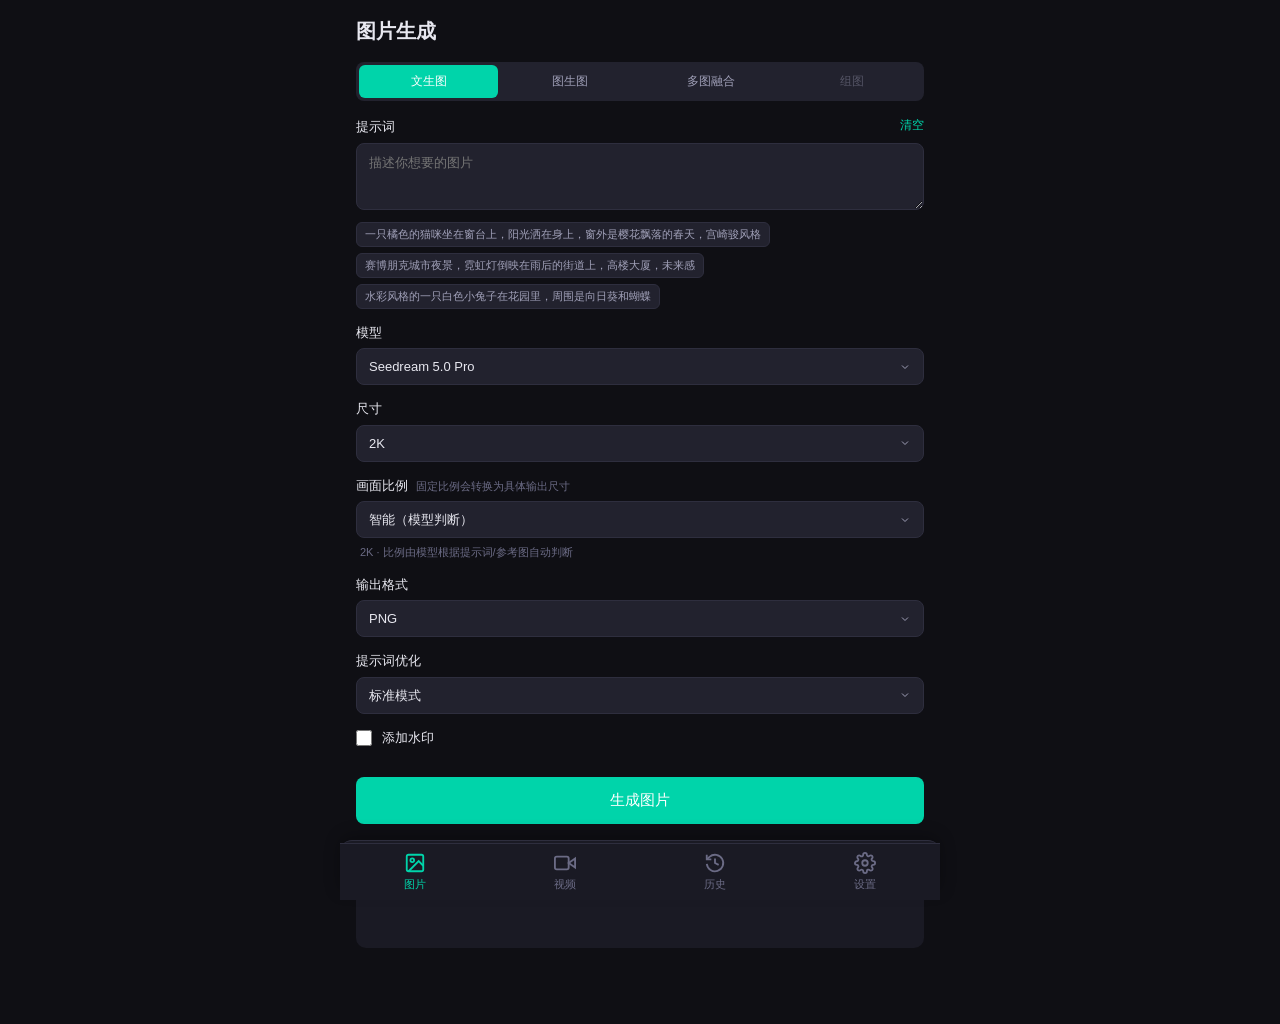
<file: index.html>
<!DOCTYPE html>
<html lang="zh-CN">
<head>
  <meta charset="UTF-8">
  <meta name="viewport" content="width=device-width, initial-scale=1.0, maximum-scale=1.0, user-scalable=no">
  <meta name="apple-mobile-web-app-capable" content="yes">
  <meta name="apple-mobile-web-app-status-bar-style" content="black-translucent">
  <meta name="apple-mobile-web-app-title" content="火山AI创作">
  <meta name="theme-color" content="#0f0f14">
  <title>火山AI创作工作室</title>
  <link rel="manifest" href="manifest.json">
  <link rel="stylesheet" href="style.css?v=__BUILD_ID__">
</head>
<body>
  <div id="app">
    <nav class="bottom-nav">
      <div class="nav-item active" data-page="image">
        <svg width="22" height="22" viewBox="0 0 24 24" fill="none" stroke="currentColor" stroke-width="2"><rect x="3" y="3" width="18" height="18" rx="2"/><circle cx="9" cy="9" r="2"/><path d="M21 15l-5-5L5 21"/></svg>
        <span>图片</span>
      </div>
      <div class="nav-item" data-page="video">
        <svg width="22" height="22" viewBox="0 0 24 24" fill="none" stroke="currentColor" stroke-width="2"><polygon points="23 7 16 12 23 17 23 7"/><rect x="1" y="5" width="15" height="14" rx="2"/></svg>
        <span>视频</span>
      </div>
      <div class="nav-item" data-page="history">
        <svg width="22" height="22" viewBox="0 0 24 24" fill="none" stroke="currentColor" stroke-width="2"><path d="M3 3v5h5"/><path d="M3.05 13A9 9 0 106 5.3L3 8"/><path d="M12 7v5l4 2"/></svg>
        <span>历史</span>
      </div>
      <div class="nav-item" data-page="settings">
        <svg width="22" height="22" viewBox="0 0 24 24" fill="none" stroke="currentColor" stroke-width="2"><circle cx="12" cy="12" r="3"/><path d="M19.4 15a1.65 1.65 0 00.33 1.82l.06.06a2 2 0 010 2.83 2 2 0 01-2.83 0l-.06-.06a1.65 1.65 0 00-1.82-.33 1.65 1.65 0 00-1 1.51V21a2 2 0 01-2 2 2 2 0 01-2-2v-.09A1.65 1.65 0 009 19.4a1.65 1.65 0 00-1.82.33l-.06.06a2 2 0 01-2.83 0 2 2 0 010-2.83l.06-.06a1.65 1.65 0 00.33-1.82 1.65 1.65 0 00-1.51-1H3a2 2 0 01-2-2 2 2 0 012-2h.09A1.65 1.65 0 004.6 9a1.65 1.65 0 00-.33-1.82l-.06-.06a2 2 0 010-2.83 2 2 0 012.83 0l.06.06a1.65 1.65 0 001.82.33H9a1.65 1.65 0 001-1.51V3a2 2 0 012-2 2 2 0 012 2v.09a1.65 1.65 0 001 1.51 1.65 1.65 0 001.82-.33l.06-.06a2 2 0 012.83 0 2 2 0 010 2.83l-.06.06a1.65 1.65 0 00-.33 1.82V9a1.65 1.65 0 001.51 1H21a2 2 0 012 2 2 2 0 01-2 2h-.09a1.65 1.65 0 00-1.51 1z"/></svg>
        <span>设置</span>
      </div>
    </nav>

    <main class="main-content">
      <!-- 图片生成页 -->
      <section id="page-image" class="page active">
        <div class="page-header"><h1>图片生成</h1></div>
        <div class="mode-tabs">
          <button class="mode-tab active" data-img-mode="t2i">文生图</button>
          <button class="mode-tab" data-img-mode="i2i">图生图</button>
          <button class="mode-tab" data-img-mode="fusion">多图融合</button>
          <button class="mode-tab" data-img-mode="sequential">组图</button>
        </div>

        <div class="form-group">
          <label>提示词 <button class="btn-text" id="btnClearImgPrompt">清空</button></label>
          <textarea id="imgPrompt" rows="3" placeholder="描述你想要的图片"></textarea>
          <div class="prompt-suggestions" id="imgPromptSuggestions">
            <button class="tag-suggestion">一只橘色的猫咪坐在窗台上，阳光洒在身上，窗外是樱花飘落的春天，宫崎骏风格</button>
            <button class="tag-suggestion">赛博朋克城市夜景，霓虹灯倒映在雨后的街道上，高楼大厦，未来感</button>
            <button class="tag-suggestion">水彩风格的一只白色小兔子在花园里，周围是向日葵和蝴蝶</button>
          </div>
        </div>

        <div class="form-group" id="imgRefGroup" style="display:none;">
          <label>参考图片</label>
          <div class="upload-area" id="imgUploadArea">
            <span>点击选择图片</span>
            <input type="file" id="imgFileInput" accept="image/*" multiple style="display:none;">
          </div>
          <div class="preview-list" id="imgPreviewList"></div>
        </div>

        <div class="form-group"><label>模型</label><select id="imgModel"></select></div>
        <div class="form-group"><label>尺寸</label><select id="imgSize"></select></div>
        <div class="form-group" id="imgFormatGroup"><label>输出格式</label><select id="imgFormat"><option value="png">PNG</option><option value="jpeg">JPEG</option></select></div>
        <div class="form-group" id="imgOptimizeGroup"><label>提示词优化</label><select id="imgOptimizeMode"><option value="standard">标准模式</option><option value="fast">快速模式</option></select></div>
        <div class="form-group" id="maxImagesGroup" style="display:none;"><label>组图数量 (1-15)</label><input type="number" id="imgMaxImages" min="1" max="15" value="4"></div>
        <div class="form-group" id="imgWebSearchGroup" style="display:none;"><label><input type="checkbox" id="imgWebSearch"> 联网搜索</label></div>
        <div class="form-group"><label><input type="checkbox" id="imgWatermark"> 添加水印</label></div>

        <button class="btn-primary btn-generate" id="btnGenImage">生成图片</button>
        <div class="result-panel" id="imgResultPanel"><div class="result-placeholder"><p>生成的图片将在这里展示</p></div></div>
      </section>

      <!-- 视频生成页 -->
      <section id="page-video" class="page">
        <div class="page-header"><h1>视频生成</h1></div>
        <div class="mode-tabs">
          <button class="mode-tab active" data-vid-mode="t2v">文生视频</button>
          <button class="mode-tab" data-vid-mode="i2v">图生视频</button>
        </div>

        <div class="form-group">
          <label>提示词 <button class="btn-text" id="btnClearVidPrompt">清空</button></label>
          <textarea id="vidPrompt" rows="3" placeholder="描述视频内容"></textarea>
          <div class="prompt-suggestions">
            <button class="tag-suggestion">一只狐狸在雪地里奔跑，镜头跟随，背景是雪山，可以听到风声</button>
            <button class="tag-suggestion">城市夜景延时摄影，车流如织，霓虹灯闪烁，从黄昏到入夜</button>
            <button class="tag-suggestion">小女孩在樱花树下转圈，花瓣飘落，阳光透过树叶洒下斑驳光影</button>
          </div>
        </div>

        <div class="form-group" id="vidFirstFrameGroup" style="display:none;">
          <label>首帧图片 <span class="hint">可选</span></label>
          <div class="upload-area" id="vidFirstUpload"><span>点击选择首帧图片</span><input type="file" id="vidFirstInput" accept="image/*" style="display:none;"></div>
          <div class="preview-list" id="vidFirstPreview"></div>
        </div>
        <div class="form-group" id="vidTailFrameGroup" style="display:none;">
          <label>尾帧图片 <span class="hint">可选</span></label>
          <div class="upload-area" id="vidTailUpload"><span>点击选择尾帧图片</span><input type="file" id="vidTailInput" accept="image/*" style="display:none;"></div>
          <div class="preview-list" id="vidTailPreview"></div>
        </div>
        <div class="form-group" id="vidRefImageGroup" style="display:none;">
          <label>参考图片 <span class="hint">仅作角色/风格参考，可与首帧同时使用，可选</span></label>
          <div class="upload-area" id="vidRefUpload"><span>点击选择参考图片（最多9张）</span><input type="file" id="vidRefInput" accept="image/*" multiple style="display:none;"></div>
          <div class="preview-list" id="vidRefPreview"></div>
        </div>
        <!-- 参考视频，仅 2.0 系列 -->
        <div class="form-group" id="vidRefVideoGroup" style="display:none;">
          <label>参考视频 <span class="hint">粘贴历史记录中的视频链接即可（API 要求网页 URL）</span></label>
          <div class="url-input-row">
            <input type="text" id="vidRefVideoUrlInput" placeholder="粘贴视频 URL（如 https://...）" class="url-input">
            <button id="btnAddRefVideoUrl" class="btn-secondary btn-sm">添加</button>
          </div>
          <div class="preview-list" id="vidRefVideoPreview"></div>
        </div>
        <!-- 参考音频，仅 2.0 系列 -->
        <div class="form-group" id="vidRefAudioGroup" style="display:none;">
          <label>参考音频 <span class="hint">作为背景音乐/音效参考，可选，最多3段</span></label>
          <div class="upload-area" id="vidRefAudioUpload"><span>点击选择参考音频（最多3段）</span><input type="file" id="vidRefAudioInput" accept="audio/*" multiple style="display:none;"></div>
          <div class="preview-list" id="vidRefAudioPreview"></div>
        </div>

        <div class="form-group"><label>模型</label><select id="vidModel"></select></div>
        <div class="form-group"><label>分辨率</label><select id="vidResolution"></select></div>
        <div class="form-group"><label>宽高比</label><select id="vidRatio"><option value="16:9">16:9</option><option value="9:16">9:16</option><option value="1:1">1:1</option><option value="4:3">4:3</option><option value="3:4">3:4</option><option value="21:9">21:9</option><option value="adaptive">智能适配</option></select></div>
        <div class="form-group"><label>时长（秒） <span class="hint">-1 为自动</span></label><input type="number" id="vidDuration" value="5" min="-1" max="15" step="1"></div>
        <div class="form-group" id="vidSeedGroup"><label>随机种子 <span class="hint">-1 为随机</span></label><input type="number" id="vidSeed" value="-1"></div>
        <div class="form-group" id="vidFramesGroup" style="display:none;"><label>帧数 <span class="hint">留空按时长算，范围29-289</span></label><input type="number" id="vidFrames" placeholder="留空按时长" min="29" max="289"></div>
        <div class="form-group" id="vidAudioGroup"><label><input type="checkbox" id="vidGenerateAudio" checked> 生成音频</label></div>
        <div class="form-group"><label><input type="checkbox" id="vidWatermark"> 添加水印</label></div>
        <div class="form-group" id="vidReturnLastFrameGroup"><label><input type="checkbox" id="vidReturnLastFrame"> 返回尾帧图</label></div>
        <div class="form-group" id="vidCameraFixedGroup" style="display:none;"><label><input type="checkbox" id="vidCameraFixed"> 固定摄像头</label></div>
        <div class="form-group" id="vidDraftGroup" style="display:none;"><label><input type="checkbox" id="vidDraft"> 样片模式</label></div>
        <div class="form-group" id="vidServiceTierGroup" style="display:none;"><label>服务等级</label><select id="vidServiceTier"><option value="default">在线推理</option><option value="flex">离线推理(省钱)</option></select></div>
        <!-- 联网搜索，仅 2.0 系列 -->
        <div class="form-group" id="vidWebSearchGroup" style="display:none;"><label><input type="checkbox" id="vidWebSearch"> 联网搜索 <span class="hint">让模型搜索网络素材辅助生成</span></label></div>
        <!-- 排队优先级，仅 2.0 系列 -->
        <div class="form-group" id="vidPriorityGroup" style="display:none;"><label>排队优先级 <span class="hint">0-9，数字越大越优先排队，默认0</span></label><input type="number" id="vidPriority" value="0" min="0" max="9" step="1"></div>

        <button class="btn-primary btn-generate" id="btnGenVideo">生成视频</button>
        <div class="result-panel" id="vidResultPanel"><div class="result-placeholder"><p>生成的视频将在这里展示</p></div></div>
      </section>

      <!-- 历史记录页 -->
      <section id="page-history" class="page">
        <div class="page-header"><h1>历史记录</h1><div style="display:flex;gap:8px;align-items:center;"><button class="btn-secondary btn-select-mode" id="btnToggleSelect">☐ 选择视频</button><button class="btn-secondary btn-clear-history" id="btnClearHistory">清空</button></div></div>
        <div class="history-list" id="historyList"><div class="empty-state"><p>暂无历史记录</p></div></div>
      </section>

      <!-- 批量操作栏（选择模式下显示） -->
      <div class="batch-actions-bar" id="batchActionsBar">
        <span class="batch-selected-count" id="batchSelectedCount">已选 0 个</span>
        <button class="btn-select-all" id="btnSelectAll">全选</button>
        <button class="btn-primary" id="btnPlaylistPlay">▶ 连续播放</button>
        <label class="batch-server-merge-label" id="batchServerMergeLabel">
          <input type="checkbox" id="batchServerMerge"> 在服务端合并
        </label>
      </div>

      <!-- 连续播放播放器 -->
      <div class="playlist-player-overlay" id="playlistPlayer" style="display:none;">
        <div class="playlist-close-btn" id="btnPlaylistClose">✕</div>
        <div class="playlist-video-label" id="playlistVideoLabel">1 / 1</div>
        <div class="playlist-video-wrapper">
          <video id="playlistVideo" playsinline></video>
          <video id="playlistVideo2" playsinline style="display:none;"></video>
        </div>
        <div class="playlist-controls">
          <div class="playlist-seek-row">
            <span class="playlist-time" id="playlistCurrentTime">0:00</span>
            <input type="range" class="playlist-seek" id="playlistSeek" min="0" max="100" value="0" step="0.1">
            <span class="playlist-time" id="playlistDuration">0:00</span>
          </div>
          <div class="playlist-buttons-row">
            <button class="btn-ctrl" id="btnPlaylistPrev" title="上一个">⏮</button>
            <button class="btn-ctrl" id="btnPlaylistPlayPause" title="播放/暂停">▶</button>
            <button class="btn-ctrl" id="btnPlaylistNext" title="下一个">⏭</button>
            <div class="playlist-progress" id="playlistProgress">1 / 1</div>
          </div>
        </div>
      </div>

      <!-- 设置页 -->
      <section id="page-settings" class="page">
        <div class="page-header"><h1>设置</h1></div>
        <div class="form-group">
          <label>API Key 管理</label>
          <select id="apiKeySelect"></select>
        </div>
        <div class="form-group">
          <label>备注名 <span class="hint">方便区分多个 Key</span></label>
          <input type="text" id="apiKeyLabel" placeholder="如：个人账号">
        </div>
        <div class="form-group">
          <label>API Key</label>
          <input type="password" id="settingsApiKey" placeholder="sk-xxxx">
        </div>
        <div class="form-group">
          <label>API 域名</label>
          <input type="text" id="settingsApiDomain" value="https://ark.cn-beijing.volces.com">
        </div>
        <div class="settings-actions">
          <button class="btn-secondary" id="btnDeleteApiKey">删除当前</button>
          <button class="btn-secondary" id="btnTestConnection">测试连接</button>
          <button class="btn-primary" id="btnSaveSettings">保存</button>
        </div>
        <div class="form-group" style="margin-top:16px;">
          <label><input type="checkbox" id="notifyOnComplete" checked> 任务完成时推送通知</label>
        </div>
        <div class="config-info" id="configInfo"></div>

        <div class="sync-section" style="margin-top:20px;padding:16px;background:var(--bg-tertiary);border-radius:12px;">
          <h3 style="margin:0 0 4px 0;font-size:16px;">跨设备同步</h3>
          <p class="hint" style="margin:0 0 12px 0;">填写后历史记录可在不同设备间同步（数据加密存储）</p>
          <div id="syncStatus" style="font-size:13px;margin-bottom:12px;font-weight:600;">同步未开启</div>
          <div class="form-group" style="margin-bottom:8px;">
            <input type="text" id="syncUrl" placeholder="Supabase URL" style="font-size:13px;">
          </div>
          <div class="form-group" style="margin-bottom:8px;">
            <input type="password" id="syncAnonKey" placeholder="Supabase Anon Key" style="font-size:13px;">
          </div>
          <div class="form-group" style="margin-bottom:8px;">
            <input type="password" id="syncKey" placeholder="同步密钥（所有设备填一样的）" style="font-size:13px;">
          </div>
          <div class="settings-actions">
            <button class="btn-secondary" id="btnTestSync">测试连接</button>
            <button class="btn-primary" id="btnSaveSync">保存</button>
          </div>
        </div>

        <div class="sync-section" id="migrationSection" style="margin-top:12px;padding:16px;background:var(--bg-tertiary);border-radius:12px;display:none;">
          <h3 style="margin:0 0 4px 0;font-size:16px;">数据迁移</h3>
          <p class="hint" style="margin:0 0 12px 0;" id="migrationHint">为旧记录补全唯一标识，匹配本地与云端记录，清理云端重复数据</p>
          <div id="migrationStatus" style="font-size:13px;margin-bottom:12px;color:var(--text-muted);">点击下方按钮预览迁移</div>
          <div class="settings-actions" id="migrationActions">
            <button class="btn-secondary" id="btnMigratePreview">预览迁移</button>
            <button class="btn-primary" id="btnMigrateExecute" disabled>执行迁移</button>
          </div>
        </div>

        <div class="help-section">
          <h3>使用帮助</h3>
          <div class="help-item"><strong>1. 获取 API Key</strong><p>火山引擎控制台 → 火山方舟 → API Key 管理</p></div>
          <div class="help-item"><strong>2. 开通模型</strong><p>在方舟控制台开通 Seedream(图片) 和 Seedance(视频)</p></div>
          <div class="help-item"><strong>3. 多 Key 管理</strong><p>可保存多个 API Key，通过下拉框切换</p></div>
          <div class="help-item"><strong>4. 跨设备同步</strong><p>在设置中填写 Supabase 信息和同步密钥，所有设备填同样的密钥即可同步历史记录。数据加密存储，无密钥无法解密。</p></div>
          <div class="help-item"><strong>5. 数据安全</strong><p>API Key 仅保存在本地。同步的历史记录使用 AES-GCM 加密，即使数据库泄露也无法读取。</p></div>
          <div class="help-item"><strong>6. API Key 安全须知</strong><p>API Key 是您的付费凭证，请勿泄露给他人。本应用仅将 Key 存储在浏览器本地，不会上传到任何第三方服务器。测试连接时会向火山方舟 API 发送一次最小请求以验证 Key 有效性。如怀疑 Key 泄露，请立即前往火山引擎控制台轮换 Key。</p></div>
        </div>

        <div id="appVersionInfo" style="margin-top:20px;padding:12px 16px;background:var(--bg-tertiary);border-radius:8px;font-size:12px;color:var(--text-secondary);text-align:center;">
          <span id="versionText">v1.8.0</span>
          <span style="margin:0 8px;color:var(--text-muted);">|</span>
          <span id="versionDate">--</span>
        </div>
      </section>
    </main>
  </div>

  <div class="toast-container" id="toastContainer"></div>
  <div class="loading-overlay" id="loadingOverlay" style="display:none;">
    <div class="loading-content"><div class="spinner"></div><p id="loadingText">处理中...</p></div>
  </div>
  <div id="offlineIndicator" style="display:none;position:fixed;top:0;left:0;right:0;background:#ff4d6d;color:#fff;text-align:center;padding:6px;font-size:13px;z-index:9999;">网络已断开</div>

  <script src="api.js?v=__BUILD_ID__"></script>
  <script src="sync.js?v=__BUILD_ID__"></script>
  <script src="merge-cloud-history.js?v=__BUILD_ID__"></script>
  <script src="app.js?v=__BUILD_ID__"></script>
  <script src="image-ratio.js?v=__BUILD_ID__"></script>
  <script src="seedance25.js?v=__BUILD_ID__"></script>
  <script src="seedance25-refvideo-hotfix.js?v=__BUILD_ID__"></script>
  <script src="video-task-manager.js?v=__BUILD_ID__"></script>
  <script src="pwa-update.js?v=__BUILD_ID__"></script>
</body>
</html>
</file>
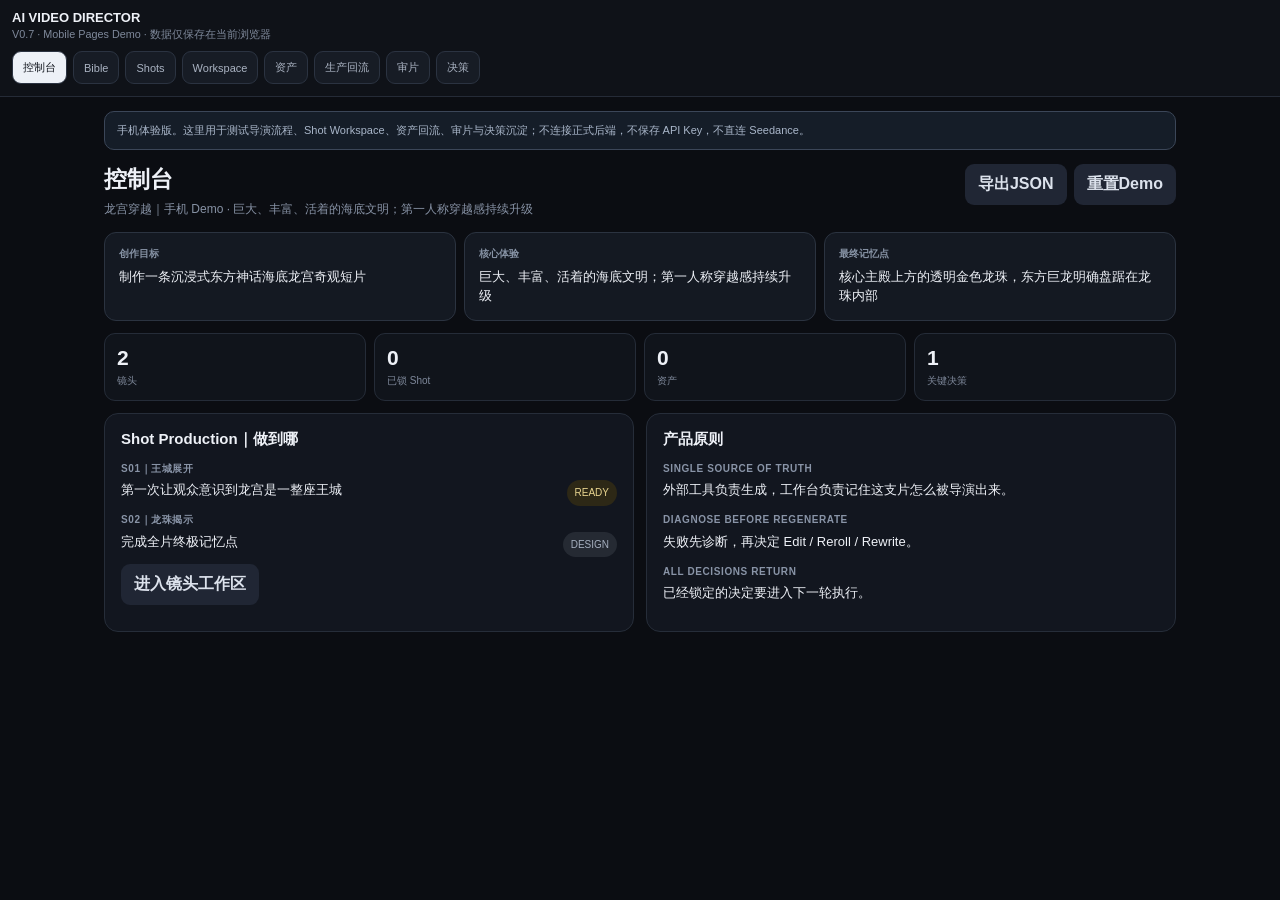
<file: director-demo/index.html>
<!doctype html>
<html lang="zh-CN"><head><meta charset="utf-8"><meta name="viewport" content="width=device-width,initial-scale=1,viewport-fit=cover"><meta name="theme-color" content="#0b0d12"><title>AI视频导演工作台 · Mobile Demo</title><style>
*{box-sizing:border-box}body{margin:0;background:#0b0d12;color:#eef1f7;font-family:-apple-system,BlinkMacSystemFont,"PingFang SC","Microsoft YaHei",sans-serif}button,input,textarea,select{font:inherit}.top{position:sticky;top:0;z-index:20;background:#10131af2;backdrop-filter:blur(16px);border-bottom:1px solid #252b37;padding:10px 12px}.brand{font-weight:800;font-size:13px}.brand small{display:block;color:#7f899b;font-weight:500;margin-top:3px}.nav{display:flex;gap:6px;overflow:auto;margin-top:9px;padding-bottom:2px}.nav::-webkit-scrollbar{display:none}.nav button{flex:none;border:1px solid #2b3341;background:#171c25;color:#aab3c2;border-radius:9px;padding:8px 10px;font-size:11px}.nav button.active{background:#edf1f7;color:#11151d}.wrap{padding:14px 14px 70px;max-width:1100px;margin:auto}.banner{padding:10px 12px;border:1px solid #3b4658;border-radius:10px;background:#151d28;color:#a9b6c9;font-size:11px;line-height:1.5;margin-bottom:14px}.head{display:flex;justify-content:space-between;gap:12px;align-items:flex-start;margin-bottom:14px}.head h1{font-size:23px;margin:0}.head p{margin:6px 0 0;color:#8792a5;font-size:12px}.actions{display:flex;gap:7px;flex-wrap:wrap}.btn{border:0;border-radius:9px;padding:10px 13px;font-weight:700}.primary{background:#edf1f7;color:#11151d}.secondary{background:#202634;color:#dce2ec}.danger{background:#311a20;color:#f1bec6}.grid{display:grid;grid-template-columns:repeat(2,1fr);gap:12px}.card,.panel{border:1px solid #262d39;background:#12161f;border-radius:14px;padding:16px}.card h3,.panel h3{margin:0 0 10px;font-size:15px}.muted{color:#7f899b;font-size:12px;line-height:1.55}.eyebrow{font-size:9px;letter-spacing:.12em;color:#718096}.field{margin:12px 0;line-height:1.55;font-size:13px}.field b{display:block;color:#8994a7;font-size:10px;text-transform:uppercase;letter-spacing:.06em;margin-bottom:4px}.badge{display:inline-block;border-radius:999px;padding:5px 8px;background:#202635;color:#bdc6d4;font-size:10px}.status{float:right}.status.READY{background:#2d2816;color:#e8d48f}.status.REVIEW{background:#2e2037;color:#dab8e8}.status.LOCKED{background:#173124;color:#bee8cc}.status.DESIGN{background:#252a33;color:#a5afbf}.status.IN_PRODUCTION{background:#18283a;color:#aacced}.north{display:grid;grid-template-columns:repeat(3,1fr);gap:8px;margin-bottom:12px}.north div{border:1px solid #2b3340;background:#141922;border-radius:12px;padding:14px}.north b{display:block;color:#8793a5;font-size:10px;margin-bottom:6px}.north span{font-size:13px;line-height:1.5}.metrics{display:grid;grid-template-columns:repeat(4,1fr);gap:8px;margin-bottom:12px}.metrics div{border:1px solid #252c38;background:#10141b;border-radius:11px;padding:12px}.metrics b{display:block;font-size:21px}.metrics span{font-size:10px;color:#7f899b}form{margin:0}label{display:grid;gap:6px;margin:12px 0;color:#a9b2c1;font-size:12px}input,textarea,select{width:100%;background:#0e1218;color:#fff;border:1px solid #313846;border-radius:8px;padding:10px}textarea{min-height:88px;resize:vertical}.sectionTitle{margin:24px 0 10px;font-size:16px}.shot{cursor:pointer}.shot.selected{border-color:#65718a}.next{border:1px solid #3c485c;background:#151d29;border-radius:14px;padding:15px;margin-bottom:12px}.next b{display:block;font-size:10px;color:#7d8da3}.next span{display:block;font-size:19px;font-weight:800;margin-top:6px}.timeline{border-left:1px solid #343d4c;margin-left:5px;padding-left:14px}.timeline div{margin:0 0 14px}.timeline small{color:#6e7a8e}.row{display:flex;gap:8px;align-items:center;flex-wrap:wrap}.empty{padding:36px;text-align:center;border:1px dashed #303846;border-radius:12px;color:#748095}.hidden{display:none!important}.filePreview{max-width:100%;max-height:220px;border-radius:9px;background:#050608}.toast{position:fixed;left:50%;bottom:24px;transform:translateX(-50%);background:#edf1f7;color:#10131a;padding:10px 14px;border-radius:9px;font-weight:700;font-size:12px;z-index:99;display:none}
@media(max-width:760px){.wrap{padding:12px 12px 70px}.grid,.north{grid-template-columns:1fr}.metrics{grid-template-columns:repeat(2,1fr)}.head{flex-direction:column}.actions{width:100%}.actions .btn{flex:1}.card,.panel{padding:14px}.nav button{font-size:10px}}
</style></head><body>
<div class="top"><div class="brand">AI VIDEO DIRECTOR<small>V0.7 · Mobile Pages Demo · 数据仅保存在当前浏览器</small></div><div class="nav" id="nav"></div></div>
<div class="wrap"><div class="banner">手机体验版。这里用于测试导演流程、Shot Workspace、资产回流、审片与决策沉淀；不连接正式后端，不保存 API Key，不直连 Seedance。</div><div class="head"><div><h1 id="title">控制台</h1><p id="subtitle"></p></div><div class="actions"><button class="btn secondary" id="exportBtn">导出JSON</button><button class="btn secondary" id="resetBtn">重置Demo</button></div></div><div id="view"></div></div><div class="toast" id="toast"></div>
<script>
const KEY='avdw-mobile-demo-v07-single';
const now=()=>new Date().toISOString(),uid=()=>crypto.randomUUID?.()||Date.now()+Math.random().toString(36).slice(2),esc=s=>String(s??'').replace(/[&<>"']/g,c=>({'&':'&amp;','<':'&lt;','>':'&gt;','"':'&quot;',"'":'&#39;'}[c]));
const tabs=[['dashboard','控制台'],['bible','Bible'],['shots','Shots'],['workspace','Workspace'],['assets','资产'],['production','生产回流'],['review','审片'],['decisions','决策']];
function seed(){const s1=uid(),s2=uid();return{project:{id:uid(),name:'龙宫穿越｜手机 Demo',brief:'制作一条沉浸式东方神话海底龙宫奇观短片',coreExperience:'巨大、丰富、活着的海底文明；第一人称穿越感持续升级',finalMemory:'核心主殿上方的透明金色龙珠，东方巨龙明确盘踞在龙珠内部',story:'摄影机进入龙宫王城，空间持续升级，最终抵达核心并揭示龙珠内部巨龙。',platform:'抖音',format:'9:16',finalAssetId:''},bible:{theme:'沉浸式东方神话奇观',world:'龙宫是一整座巨大、密集、活着的海底文明',character:'摄影机就是观众；完整真龙最终揭示前不得完整出现',tone:'深海蓝 + 克制金色，高预算东方神话史诗电影感',continuity:'尺度持续升级；生态与建筑融合；结尾不能爆白'},shots:[{id:s1,name:'S01｜王城展开',purpose:'第一次让观众意识到龙宫是一整座王城',start:'视野被两侧巨大宫殿夹住',motion:'狭窄穿行 → 快速拉升 → 巨大开放空间',end:'整座海底王城完整进入视野',camera:'FPV 低空贴近建筑穿行后快速拉升',blocking:'摄影机从宫道中央穿出，贴近柱体后抬升',visual:'王城从近景遮挡中突然完整展开',sound:'音乐第一次打开',status:'READY'},{id:s2,name:'S02｜龙珠揭示',purpose:'完成全片终极记忆点',start:'摄影机刚穿出最后一片神柱区域',motion:'高速穿越 → 明显减速 → 稳定靠近',end:'龙珠居中，球内巨龙清楚可见，画面稳定停住',camera:'进入核心空间后减速抬头并稳定靠近龙珠',blocking:'镜头保持龙珠中心构图，巨龙在球内缓慢转头',visual:'核心主殿 + 透明金色龙珠 + 球内盘踞东方巨龙',sound:'音乐收住后进入高潮',status:'DESIGN'}],assets:[],generations:[],reviews:[],decisions:[{id:uid(),shotId:s2,title:'完整真龙只在结尾出现',decision:'中段只允许龙影或局部预兆；完整巨龙只在最终龙珠揭示时出现',reason:'避免提前消耗终极揭示',status:'LOCKED',createdAt:now()}],selectedShot:s1}}
let db;try{db=JSON.parse(localStorage.getItem(KEY))||seed()}catch{db=seed()}function save(){localStorage.setItem(KEY,JSON.stringify(db))}save();
let current='dashboard';const $=s=>document.querySelector(s);function toast(t){const x=$('#toast');x.textContent=t;x.style.display='block';setTimeout(()=>x.style.display='none',1500)}
function statusCount(s){return db.shots.filter(x=>x.status===s).length}function shot(id){return db.shots.find(x=>x.id===id)}function selected(){return shot(db.selectedShot)||db.shots[0]}
function nav(){const n=$('#nav');n.innerHTML=tabs.map(([k,t])=>`<button class="${current===k?'active':''}" data-tab="${k}">${t}</button>`).join('');n.querySelectorAll('button').forEach(b=>b.onclick=()=>{current=b.dataset.tab;render()})}
function compilePrompt(s){const ds=db.decisions.filter(d=>d.status!=='SUPERSEDED'&&(!d.shotId||d.shotId===s.id));return[`【故事合同】\n${db.project.story}`,`【核心体验】\n${db.project.coreExperience}`,`【最终记忆点】\n${db.project.finalMemory}`,`【世界规则】\n${db.bible.world}`,`【人物 / 主体规则】\n${db.bible.character}`,ds.length?`【已锁定导演决策】\n${ds.map(d=>'- '+d.title+'：'+d.decision).join('\n')}`:'',`【镜头目的】\n${s.purpose}`,`【状态变化】\n开始：${s.start}\n主要变化：${s.motion}\n结束：${s.end}`,`【Blocking】\n${s.blocking}`,`【摄影】\n${s.camera}`,`【画面设计】\n${s.visual}`,`【声音关系】\n${s.sound}`,`【执行纪律】\n只执行当前 Shot 已锁定的导演设计，结束状态必须可观察。`].filter(Boolean).join('\n\n')}
function shotNext(s){if(s.status==='DESIGN')return['先把导演设计锁完整','把 Purpose / Camera / Motion / Blocking / Start / End 全部明确。'];if(s.status==='REVIEW')return['现在只做审片和诊断','判断 Keep / Fix in Post / Edit / Reroll / Rewrite。'];if(s.status==='LOCKED')return['这个 Shot 已锁定','不要无理由重抽，继续推进下一个 Shot。'];if(!db.generations.some(g=>g.shotId===s.id))return['执行这一轮生产','可以去任何外部平台生成，回来登记到当前 Shot。'];return['检查上一轮结果','已有 Generation，先完成审片再决定下一轮。']}
function dashboard(){const p=db.project;return`<div class="north"><div><b>创作目标</b><span>${esc(p.brief)}</span></div><div><b>核心体验</b><span>${esc(p.coreExperience)}</span></div><div><b>最终记忆点</b><span>${esc(p.finalMemory)}</span></div></div><div class="metrics"><div><b>${db.shots.length}</b><span>镜头</span></div><div><b>${statusCount('LOCKED')}</b><span>已锁 Shot</span></div><div><b>${db.assets.length}</b><span>资产</span></div><div><b>${db.decisions.length}</b><span>关键决策</span></div></div><div class="grid"><div class="panel"><h3>Shot Production｜做到哪</h3>${db.shots.map(s=>`<div class="field"><b>${esc(s.name)}</b><span class="badge status ${s.status}">${s.status}</span>${esc(s.purpose)}</div>`).join('')}<button class="btn secondary" id="goWorkspace">进入镜头工作区</button></div><div class="panel"><h3>产品原则</h3><div class="field"><b>Single Source of Truth</b>外部工具负责生成，工作台负责记住这支片怎么被导演出来。</div><div class="field"><b>Diagnose Before Regenerate</b>失败先诊断，再决定 Edit / Reroll / Rewrite。</div><div class="field"><b>All Decisions Return</b>已经锁定的决定要进入下一轮执行。</div></div></div>`}
function bible(){return`<div class="panel"><h3>Project North Star</h3><form id="bibleForm"><label>创作目标<textarea name="brief">${esc(db.project.brief)}</textarea></label><label>核心体验<textarea name="coreExperience">${esc(db.project.coreExperience)}</textarea></label><label>最终记忆点<textarea name="finalMemory">${esc(db.project.finalMemory)}</textarea></label><label>故事合同<textarea name="story">${esc(db.project.story)}</textarea></label><label>世界规则<textarea name="world">${esc(db.bible.world)}</textarea></label><label>主体规则<textarea name="character">${esc(db.bible.character)}</textarea></label><label>视觉基调<textarea name="tone">${esc(db.bible.tone)}</textarea></label><label>连续性<textarea name="continuity">${esc(db.bible.continuity)}</textarea></label><button class="btn primary">保存</button></form></div>`}
function shots(){return`<div class="grid">${db.shots.map(s=>`<div class="card shot ${db.selectedShot===s.id?'selected':''}" data-shot="${s.id}"><span class="badge status ${s.status}">${s.status}</span><span class="eyebrow">SHOT</span><h3>${esc(s.name)}</h3><div class="field"><b>Purpose</b>${esc(s.purpose)}</div><div class="field"><b>Start → End</b>${esc(s.start)} → ${esc(s.end)}</div><div class="field"><b>Camera</b>${esc(s.camera)}</div></div>`).join('')}</div><div class="sectionTitle">编辑当前 Shot</div>${shotForm(selected())}`}
function shotForm(s){return`<div class="panel"><form id="shotForm"><label>镜头名称<input name="name" value="${esc(s.name)}"></label><label>Purpose<textarea name="purpose">${esc(s.purpose)}</textarea></label><label>Start State<textarea name="start">${esc(s.start)}</textarea></label><label>Motion<textarea name="motion">${esc(s.motion)}</textarea></label><label>End State<textarea name="end">${esc(s.end)}</textarea></label><label>Camera<textarea name="camera">${esc(s.camera)}</textarea></label><label>Blocking<textarea name="blocking">${esc(s.blocking)}</textarea></label><label>画面设计<textarea name="visual">${esc(s.visual)}</textarea></label><label>声音<textarea name="sound">${esc(s.sound)}</textarea></label><label>状态<select name="status">${['DESIGN','READY','IN_PRODUCTION','REVIEW','LOCKED'].map(x=>`<option ${s.status===x?'selected':''}>${x}</option>`).join('')}</select></label><button class="btn primary">保存 Shot</button></form></div>`}
function workspace(){const s=selected(),n=shotNext(s),gens=db.generations.filter(g=>g.shotId===s.id),rs=db.reviews.filter(r=>r.shotId===s.id),ds=db.decisions.filter(d=>!d.shotId||d.shotId===s.id);return`<div class="next"><b>现在该做什么</b><span>${n[0]}</span><p class="muted">${n[1]}</p></div><div class="grid"><div class="panel"><h3>Director Contract</h3><div class="field"><b>Purpose</b>${esc(s.purpose)}</div><div class="field"><b>Start</b>${esc(s.start)}</div><div class="field"><b>Motion</b>${esc(s.motion)}</div><div class="field"><b>End</b>${esc(s.end)}</div><div class="field"><b>Camera</b>${esc(s.camera)}</div><div class="field"><b>Blocking</b>${esc(s.blocking)}</div></div><div class="panel"><h3>Locked Decisions</h3>${ds.length?ds.map(d=>`<div class="field"><b>${esc(d.title)}</b>${esc(d.decision)}</div>`).join(''):'<p class="muted">暂无决策</p>'}</div><div class="panel"><h3>Current Prompt</h3><pre style="white-space:pre-wrap;font-size:11px;line-height:1.55;color:#aeb8c7">${esc(compilePrompt(s))}</pre></div><div class="panel"><h3>History</h3><div class="timeline">${[...gens.map(g=>({t:'GENERATION',d:g.createdAt,v:g.platform+' · '+g.notes})),...rs.map(r=>({t:'REVIEW',d:r.createdAt,v:r.result+' · '+r.action+' · '+r.comments}))].sort((a,b)=>String(b.d).localeCompare(String(a.d))).map(x=>`<div><span class="eyebrow">${x.t}</span><p>${esc(x.v)}</p><small>${esc(x.d)}</small></div>`).join('')||'<p class="muted">暂无生产历史</p>'}</div></div></div>`}
function assets(){return`<div class="panel"><h3>本地素材回流</h3><form id="assetForm"><label>选择文件<input name="file" type="file" accept="image/*,video/*,audio/*"></label><label>资产名称<input name="name" placeholder="例如：龙宫世界图 v1"></label><label>来源<input name="source" placeholder="Higgsfield / Shotlab / 本地后期"></label><label>这一版改了什么<textarea name="note"></textarea></label><button class="btn primary">登记资产</button></form></div><div class="sectionTitle">Asset Library</div>${db.assets.length?`<div class="grid">${db.assets.map(a=>`<div class="card">${a.preview&&a.type==='image'?`<img class="filePreview" src="${a.preview}">`:''}<h3>${esc(a.name)}</h3><span class="badge">${esc(a.type)}</span><div class="field"><b>来源</b>${esc(a.source)}</div><div class="field"><b>本轮变化</b>${esc(a.note)}</div></div>`).join('')}</div>`:'<div class="empty">还没有回流资产</div>'}`}
function production(){const s=selected();return`<div class="panel"><h3>External Production Return</h3><p class="muted">在 Higgsfield / Shotlab / Runway / ComfyUI / Seedance 网页端做完后，把结果和上下文登记回来。</p><form id="genForm"><label>对应 Shot<select name="shotId">${db.shots.map(x=>`<option value="${x.id}" ${x.id===s.id?'selected':''}>${esc(x.name)}</option>`).join('')}</select></label><label>平台<input name="platform" placeholder="Higgsfield / Shotlab / Seedance"></label><label>模型<input name="model" placeholder="Seedance 2.5 / Kling / Veo"></label><label>结果 URL<input name="url" placeholder="可留空，仅登记流程"></label><label>当时 Prompt<textarea name="prompt"></textarea></label><label>这轮为什么生成 / 改了什么<textarea name="notes"></textarea></label><button class="btn primary">登记并进入待审片</button></form></div><div class="sectionTitle">Generation History</div>${db.generations.length?`<div class="grid">${[...db.generations].reverse().map(g=>`<div class="card"><span class="badge">SUCCEEDED</span><h3>${esc(shot(g.shotId)?.name||'Shot')}</h3><div class="field"><b>平台</b>${esc(g.platform)}</div><div class="field"><b>模型</b>${esc(g.model)}</div><div class="field"><b>本轮变化</b>${esc(g.notes)}</div></div>`).join('')}</div>`:'<div class="empty">暂无 Generation</div>'}`}
function review(){const pending=db.generations.filter(g=>shot(g.shotId)?.status==='REVIEW');return`<div class="panel"><h3>Review & Diagnosis</h3>${pending.length?`<form id="reviewForm"><label>Generation<select name="genId">${pending.map(g=>`<option value="${g.id}">${esc(shot(g.shotId).name)} · ${esc(g.platform)}</option>`).join('')}</select></label><label>结论<select name="result"><option>PASS</option><option>FAIL</option></select></label><label>下一步<select name="action"><option>KEEP</option><option>FIX_IN_POST</option><option>EDIT</option><option>REROLL</option><option>REWRITE</option></select></label><label>问题标签<input name="tags" placeholder="scale / world-density / ending"></label><label>诊断<textarea name="comments" placeholder="现象 → 原因 → 处理"></textarea></label><button class="btn primary">保存审片结论</button></form>`:'<p class="muted">当前没有待审片 Generation。</p>'}</div><div class="sectionTitle">Review History</div>${db.reviews.length?`<div class="grid">${[...db.reviews].reverse().map(r=>`<div class="card"><h3>${esc(shot(r.shotId)?.name||'Shot')}</h3><span class="badge">${r.result} · ${r.action}</span><div class="field"><b>问题</b>${esc(r.tags)}</div><div class="field"><b>诊断</b>${esc(r.comments)}</div></div>`).join('')}</div>`:'<div class="empty">暂无审片记录</div>'}`}
function decisions(){return`<div class="panel"><h3>Decision Log</h3><form id="decisionForm"><label>关联 Shot<select name="shotId"><option value="">整个项目</option>${db.shots.map(x=>`<option value="${x.id}">${esc(x.name)}</option>`).join('')}</select></label><label>决策标题<input name="title" placeholder="例如：完整真龙只在结尾出现"></label><label>最终决定<textarea name="decision"></textarea></label><label>为什么<textarea name="reason"></textarea></label><label>状态<select name="status"><option>LOCKED</option><option>ACTIVE</option><option>SUPERSEDED</option></select></label><button class="btn primary">保存决策</button></form></div><div class="sectionTitle">已沉淀决策</div><div class="grid">${db.decisions.map(d=>`<div class="card"><span class="badge">${d.status}</span><h3>${esc(d.title)}</h3><div class="field"><b>决定</b>${esc(d.decision)}</div><div class="field"><b>原因</b>${esc(d.reason)}</div></div>`).join('')}</div>`}
function render(){nav();const names={dashboard:'控制台',bible:'创作圣经',shots:'镜头设计',workspace:'镜头工作区',assets:'资产 / Reference',production:'生产 / 回流',review:'审片 / Diagnosis',decisions:'决策日志'};$('#title').textContent=names[current];$('#subtitle').textContent=db.project.name+' · '+db.project.coreExperience;$('#view').innerHTML=({dashboard,bible,shots,workspace,assets,production,review,decisions}[current])();bind()}
function bind(){const f=id=>$('#'+id);if(f('goWorkspace'))f('goWorkspace').onclick=()=>{current='workspace';render()};if(f('bibleForm'))f('bibleForm').onsubmit=e=>{e.preventDefault();const x=Object.fromEntries(new FormData(e.target));Object.assign(db.project,{brief:x.brief,coreExperience:x.coreExperience,finalMemory:x.finalMemory,story:x.story});Object.assign(db.bible,{world:x.world,character:x.character,tone:x.tone,continuity:x.continuity});save();toast('已保存');render()};document.querySelectorAll('[data-shot]').forEach(x=>x.onclick=()=>{db.selectedShot=x.dataset.shot;save();render()});if(f('shotForm'))f('shotForm').onsubmit=e=>{e.preventDefault();Object.assign(selected(),Object.fromEntries(new FormData(e.target)));save();toast('Shot 已保存');render()};if(f('assetForm'))f('assetForm').onsubmit=e=>{e.preventDefault();const fd=new FormData(e.target),file=fd.get('file'),a={id:uid(),name:fd.get('name')||file?.name||'未命名素材',source:fd.get('source')||'手机本地',note:fd.get('note')||'',type:file?.type?.split('/')[0]||'file',preview:'',createdAt:now()};if(file&&file.size&&file.size<1200000&&file.type.startsWith('image/')){const r=new FileReader();r.onload=()=>{a.preview=r.result;db.assets.push(a);save();render()};r.readAsDataURL(file)}else{db.assets.push(a);save();render()}toast('资产已登记')};if(f('genForm'))f('genForm').onsubmit=e=>{e.preventDefault();const x=Object.fromEntries(new FormData(e.target)),s=shot(x.shotId);db.generations.push({id:uid(),shotId:x.shotId,platform:x.platform||'External',model:x.model||'',url:x.url||'',prompt:x.prompt||'',notes:x.notes||'',createdAt:now()});if(s)s.status='REVIEW';save();toast('已进入待审片');render()};if(f('reviewForm'))f('reviewForm').onsubmit=e=>{e.preventDefault();const x=Object.fromEntries(new FormData(e.target)),g=db.generations.find(v=>v.id===x.genId),s=shot(g.shotId);db.reviews.push({id:uid(),shotId:g.shotId,genId:g.id,result:x.result,action:x.action,tags:x.tags,comments:x.comments,createdAt:now()});if(s)s.status=x.result==='PASS'&&['KEEP','FIX_IN_POST'].includes(x.action)?'LOCKED':'READY';save();toast('审片结论已保存');render()};if(f('decisionForm'))f('decisionForm').onsubmit=e=>{e.preventDefault();const x=Object.fromEntries(new FormData(e.target));db.decisions.push({id:uid(),...x,createdAt:now()});save();toast('决策已沉淀');render()}}
$('#exportBtn').onclick=()=>{const b=new Blob([JSON.stringify(db,null,2)],{type:'application/json'}),a=document.createElement('a');a.href=URL.createObjectURL(b);a.download='ai-video-director-mobile-demo.json';a.click();setTimeout(()=>URL.revokeObjectURL(a.href),500)};$('#resetBtn').onclick=()=>{if(confirm('重置手机 Demo 到初始龙宫示例？')){db=seed();save();current='dashboard';render()}};render();
</script></body></html>
</file>
<file: style.css>
:root {
  --bg-primary: #0f0f14; --bg-secondary: #1a1a24; --bg-tertiary: #22222e;
  --bg-hover: #2a2a38; --border-color: #2e2e3e; --border-hover: #3e3e52;
  --text-primary: #e8e8f0; --text-secondary: #a0a0b8; --text-muted: #6b6b85;
  --accent: #00d4aa; --accent-hover: #00e6b8; --accent-bg: rgba(0,212,170,0.1);
  --danger: #ff4d6d; --warning: #ffb443; --radius: 10px;
}

* { margin: 0; padding: 0; box-sizing: border-box; }
html { font-size: 14px; }
body {
  font-family: -apple-system, BlinkMacSystemFont, 'PingFang SC', 'Microsoft YaHei', sans-serif;
  background: var(--bg-primary); color: var(--text-primary);
  line-height: 1.5; -webkit-font-smoothing: antialiased;
  overflow-x: hidden; padding-bottom: 60px;
}

#app { max-width: 100%; min-height: 100vh; }

/* 底部导航 */
.bottom-nav {
  position: fixed; bottom: 0; left: 0; right: 0;
  display: flex; background: var(--bg-secondary);
  border-top: 1px solid var(--border-color);
  z-index: 100; max-width: 600px; margin: 0 auto;
}
.nav-item {
  flex: 1; display: flex; flex-direction: column; align-items: center; gap: 2px;
  padding: 8px 0; color: var(--text-muted); cursor: pointer; font-size: 11px;
}
.nav-item.active { color: var(--accent); }

.main-content { max-width: 600px; margin: 0 auto; padding: 16px; }

.page { display: none; }
.page.active { display: block; }

.page-header { display: flex; align-items: center; justify-content: space-between; margin-bottom: 16px; }
.page-header h1 { font-size: 20px; font-weight: 700; }

/* 模式标签 */
.mode-tabs { display: flex; gap: 2px; background: var(--bg-tertiary); border-radius: 8px; padding: 3px; margin-bottom: 16px; }
.mode-tab { flex: 1; padding: 8px 4px; background: transparent; border: none; border-radius: 6px; color: var(--text-secondary); cursor: pointer; font-size: 12px; }
.mode-tab.active { background: var(--accent); color: #fff; font-weight: 500; }
.mode-tab.disabled { opacity: 0.4; pointer-events: none; }

/* 表单 */
.form-group { margin-bottom: 14px; }
.form-group label { display: block; font-size: 13px; font-weight: 500; margin-bottom: 6px; }
.form-group .hint { font-weight: 400; font-size: 11px; color: var(--text-muted); margin-left: 4px; }

textarea, input[type="text"], input[type="number"], input[type="password"], select {
  width: 100%; background: var(--bg-tertiary); border: 1px solid var(--border-color);
  border-radius: 8px; color: var(--text-primary); padding: 10px 12px; font-size: 13px;
  font-family: inherit; outline: none; -webkit-appearance: none;
}
textarea { resize: vertical; min-height: 60px; }
input:focus, textarea:focus, select:focus { border-color: var(--accent); }

select { background-image: url("data:image/svg+xml,%3Csvg xmlns='http://www.w3.org/2000/svg' width='12' height='12' viewBox='0 0 24 24' fill='none' stroke='%23a0a0b8' stroke-width='2'%3E%3Cpolyline points='6 9 12 15 18 9'/%3E%3C/svg%3E"); background-repeat: no-repeat; background-position: right 12px center; padding-right: 32px; }

.form-group label input[type="checkbox"] { width: 16px; height: 16px; accent-color: var(--accent); margin-right: 6px; vertical-align: middle; }

/* 上传区域 */
.upload-area { border: 2px dashed var(--border-color); border-radius: 8px; padding: 24px; text-align: center; cursor: pointer; color: var(--text-muted); font-size: 13px; }
.upload-area:active { border-color: var(--accent); background: var(--accent-bg); }

.preview-list { display: flex; flex-wrap: wrap; gap: 8px; margin-top: 8px; }
.preview-item { position: relative; width: 72px; height: 72px; border-radius: 6px; overflow: hidden; border: 1px solid var(--border-color); }
.preview-item img { width: 100%; height: 100%; object-fit: cover; }
.preview-item .remove-btn { position: absolute; top: 2px; right: 2px; width: 20px; height: 20px; background: rgba(0,0,0,0.7); border: none; border-radius: 50%; color: #fff; font-size: 14px; line-height: 1; }
.preview-item video { width: 100%; height: 100%; object-fit: cover; }

/* URL 输入行 */
.url-input-row { display: flex; gap: 8px; margin-bottom: 6px; }
.url-input { flex: 1; background: var(--bg-tertiary); border: 1px solid var(--border-color); border-radius: 8px; padding: 8px 12px; color: var(--text-primary); font-size: 13px; }
.url-input::placeholder { color: var(--text-muted); }
.url-input:focus { border-color: var(--accent); outline: none; }

/* 按钮 */
.btn-primary, .btn-secondary { border: none; border-radius: 8px; cursor: pointer; font-size: 13px; font-weight: 500; font-family: inherit; text-align: center; text-decoration: none; display: inline-block; }
.btn-primary { background: var(--accent); color: #fff; padding: 10px 16px; }
.btn-primary:disabled { background: var(--bg-tertiary); color: var(--text-muted); }
.btn-secondary { background: var(--bg-tertiary); color: var(--text-primary); padding: 8px 14px; border: 1px solid var(--border-color); }
.btn-sm { padding: 6px 12px; font-size: 12px; }

.btn-generate { width: 100%; padding: 14px; font-size: 15px; margin: 16px 0; }
.btn-clear-history { font-size: 12px; padding: 6px 12px; }

/* 结果 */
.result-panel { background: var(--bg-secondary); border-radius: var(--radius); padding: 16px; margin-top: 8px; min-height: 100px; }
.result-placeholder { text-align: center; color: var(--text-muted); padding: 20px; font-size: 13px; }
.result-item { margin-bottom: 12px; border-radius: 8px; overflow: hidden; background: var(--bg-tertiary); }
.result-item img, .result-item video { width: 100%; display: block; }
.result-meta { padding: 8px 12px; font-size: 11px; color: var(--text-muted); }
.result-actions { display: flex; gap: 6px; padding: 8px; flex-wrap: wrap; }
.result-actions .btn-secondary { padding: 6px 12px; font-size: 12px; }

/* 任务状态 */
.task-status { text-align: center; padding: 24px 16px; }
.task-status .status-icon { margin-bottom: 12px; display: flex; justify-content: center; }
.task-status .status-text { font-size: 15px; font-weight: 500; margin-bottom: 6px; }
.task-status .status-detail { font-size: 12px; color: var(--text-muted); }
.task-progress { width: 80%; max-width: 200px; height: 4px; background: var(--bg-tertiary); border-radius: 2px; margin: 12px auto; overflow: hidden; }
.task-progress-bar { height: 100%; background: var(--accent); border-radius: 2px; transition: width 0.5s; }

/* 尾帧图 */
.last-frame-preview { margin-top: 12px; border-radius: 8px; overflow: hidden; }
.last-frame-preview img { width: 100%; display: block; }
.last-frame-preview .last-frame-label { padding: 6px 12px; font-size: 12px; color: var(--text-muted); background: var(--bg-tertiary); }

/* 历史记录 */
.history-list { display: grid; grid-template-columns: repeat(auto-fill, minmax(150px, 1fr)); gap: 10px; }
.history-card { background: var(--bg-secondary); border: 1px solid var(--border-color); border-radius: 8px; overflow: hidden; }
.history-thumb { width: 100%; height: 100px; background: var(--bg-tertiary); overflow: hidden; }
.history-thumb img, .history-thumb video { width: 100%; height: 100%; object-fit: cover; }
.history-thumb-placeholder { display: flex; align-items: center; justify-content: center; height: 100%; color: var(--text-muted); font-size: 11px; }
.history-thumb-video { display: flex; align-items: center; justify-content: center; height: 100%; background: #1a1a28; }
.history-info { padding: 8px; }
.history-type { font-size: 10px; padding: 2px 6px; border-radius: 3px; background: var(--accent-bg); color: var(--accent); }
.history-prompt { font-size: 11px; color: var(--text-secondary); overflow: hidden; text-overflow: ellipsis; display: -webkit-box; -webkit-line-clamp: 2; -webkit-box-orient: vertical; margin: 4px 0; }
.history-time { font-size: 10px; color: var(--text-muted); }
.history-actions { padding: 0 8px 8px; }
.history-actions button { width: 100%; padding: 6px; font-size: 11px; background: var(--bg-tertiary); border: 1px solid var(--border-color); border-radius: 6px; color: var(--text-secondary); }
.history-actions button:active { color: var(--danger); border-color: var(--danger); }
.empty-state { text-align: center; padding: 40px 20px; color: var(--text-muted); }

/* 设置 */
.settings-actions { display: flex; gap: 10px; margin: 16px 0; }
.config-info { margin-top: 8px; padding: 10px; border-radius: 8px; font-size: 12px; display: none; }
.config-info.success { display: block; background: var(--accent-bg); color: var(--accent); }
.config-info.error { display: block; background: rgba(255,77,109,0.1); color: var(--danger); }
.help-section { margin-top: 24px; padding-top: 16px; border-top: 1px solid var(--border-color); }
.help-section h3 { font-size: 15px; margin-bottom: 12px; }
.help-item { margin-bottom: 12px; }
.help-item strong { display: block; font-size: 13px; color: var(--accent); margin-bottom: 2px; }
.help-item p { font-size: 12px; color: var(--text-secondary); }

/* Toast */
.toast-container { position: fixed; top: 16px; left: 16px; right: 16px; z-index: 9999; display: flex; flex-direction: column; gap: 8px; }
.toast { padding: 10px 16px; border-radius: 8px; font-size: 13px; color: #fff; text-align: center; }
.toast.success { background: var(--accent); }
.toast.error { background: var(--danger); }
.toast.warning { background: var(--warning); }
.toast.info { background: #3a8aff; }

/* Loading */
.loading-overlay { position: fixed; inset: 0; background: rgba(15,15,20,0.8); backdrop-filter: blur(4px); z-index: 10000; display: flex; align-items: center; justify-content: center; }
.loading-content { text-align: center; }
.spinner { width: 40px; height: 40px; border: 3px solid var(--bg-tertiary); border-top-color: var(--accent); border-radius: 50%; animation: spin 0.8s linear infinite; margin: 0 auto 12px; }
@keyframes spin { to { transform: rotate(360deg); } }
.loading-content p { color: var(--text-primary); font-size: 14px; }

/* Preview index */
.preview-index { position: absolute; top: 2px; left: 2px; background: rgba(0,212,170,0.9); color: #fff; font-size: 11px; width: 18px; height: 18px; border-radius: 50%; display: flex; align-items: center; justify-content: center; z-index: 1; }

/* Prompt suggestions */
.prompt-suggestions { display: flex; flex-wrap: wrap; gap: 6px; margin-top: 6px; }
.tag-suggestion { background: var(--bg-tertiary); border: 1px solid var(--border-color); color: var(--text-secondary); font-size: 11px; padding: 4px 8px; border-radius: 6px; cursor: pointer; max-width: 100%; overflow: hidden; text-overflow: ellipsis; white-space: nowrap; }
.tag-suggestion:active { background: var(--accent-bg); border-color: var(--accent); color: var(--accent); }

/* Clear text button */
.btn-text { background: none; border: none; color: var(--accent); font-size: 12px; cursor: pointer; float: right; }

/* Settings actions */
.settings-actions { display: flex; gap: 8px; flex-wrap: wrap; }

/* ============ 历史记录选择模式 ============ */
.history-toolbar {
  display: flex; align-items: center; gap: 8px; margin-bottom: 12px;
}
.btn-select-mode {
  font-size: 12px; padding: 6px 12px;
}
.btn-select-mode.active {
  background: var(--accent); color: #fff; border-color: var(--accent);
}

/* 选择模式下卡片 checkbox */
.history-card .select-checkbox {
  position: absolute; top: 6px; right: 6px; z-index: 2;
  width: 22px; height: 22px; accent-color: var(--accent);
  display: none; pointer-events: auto;
}
.history-card { position: relative; }
.history-card.select-mode .select-checkbox { display: block; }
.history-card.selected { border-color: var(--accent); box-shadow: 0 0 0 2px var(--accent-bg); }
.history-card.select-mode { cursor: pointer; }

/* 选中序号标记 */
.select-order-badge {
  position: absolute; top: 6px; left: 6px; z-index: 2;
  background: var(--accent); color: #fff;
  width: 22px; height: 22px; border-radius: 50%;
  display: flex; align-items: center; justify-content: center;
  font-size: 12px; font-weight: 700; line-height: 1;
}

/* 批量操作栏（悬浮在底部导航上方） */
.batch-actions-bar {
  position: fixed; bottom: 60px; left: 0; right: 0;
  background: var(--bg-secondary); border-top: 1px solid var(--border-color);
  padding: 10px 16px; z-index: 99;
  display: flex; align-items: center; gap: 10px;
  max-width: 600px; margin: 0 auto;
  transform: translateY(100%); transition: transform 0.25s ease;
  border-radius: 12px 12px 0 0;
  box-shadow: 0 -4px 16px rgba(0,0,0,0.3);
}
.batch-actions-bar.visible { transform: translateY(0); }

.batch-selected-count {
  font-size: 13px; color: var(--accent); font-weight: 600;
  white-space: nowrap; flex-shrink: 0;
}
.batch-actions-bar .btn-primary {
  padding: 8px 14px; font-size: 12px; flex-shrink: 0;
}
.batch-server-merge-label {
  display: flex; align-items: center; gap: 4px;
  font-size: 11px; color: var(--text-muted);
  cursor: pointer; white-space: nowrap; flex-shrink: 0;
}
.batch-server-merge-label input[type="checkbox"] {
  width: 14px; height: 14px; accent-color: var(--accent);
}

/* 全选/取消 */
.batch-select-all {
  font-size: 11px; color: var(--text-secondary); background: none;
  border: 1px solid var(--border-color); border-radius: 6px;
  padding: 4px 10px; cursor: pointer; white-space: nowrap;
  flex-shrink: 0;
}

/* ============ 连续播放播放器 ============ */
.playlist-player-overlay {
  position: fixed; inset: 0; background: #000; z-index: 10001;
  display: flex; flex-direction: column; align-items: center;
  justify-content: center;
}
.playlist-video-wrapper {
  width: 100%; max-height: 80vh; display: flex; align-items: center;
  justify-content: center; flex: 1;
}
.playlist-video-wrapper video {
  max-width: 100%; max-height: 100%; object-fit: contain;
}
.playlist-controls {
  position: fixed; bottom: 0; left: 0; right: 0;
  background: rgba(0,0,0,0.85); padding: 12px 16px;
  padding-bottom: max(12px, env(safe-area-inset-bottom));
  z-index: 10002; max-width: 600px; margin: 0 auto;
}
.playlist-seek-row { display: flex; align-items: center; gap: 8px; margin-bottom: 8px; }
.playlist-time { font-size: 11px; color: #a0a0b8; min-width: 36px; text-align: center; }
.playlist-seek { flex: 1; height: 4px; -webkit-appearance: none; appearance: none; background: rgba(255,255,255,0.2); border-radius: 2px; outline: none; }
.playlist-seek::-webkit-slider-thumb { -webkit-appearance: none; appearance: none; width: 14px; height: 14px; border-radius: 50%; background: #00d4aa; cursor: pointer; }
.playlist-buttons-row { display: flex; align-items: center; gap: 12px; }
.playlist-controls .btn-ctrl {
  background: rgba(255,255,255,0.12); border: none; border-radius: 50%;
  width: 40px; height: 40px; color: #fff; cursor: pointer;
  display: flex; align-items: center; justify-content: center;
  font-size: 18px; flex-shrink: 0;
}
.playlist-controls .btn-ctrl:active { background: rgba(255,255,255,0.25); }
.playlist-progress {
  flex: 1; font-size: 12px; color: #aaa; text-align: center;
}
.playlist-close-btn {
  position: fixed; top: 12px; right: 12px;
  top: max(12px, env(safe-area-inset-top));
  z-index: 10003; background: rgba(0,0,0,0.5);
  border: none; border-radius: 50%; width: 36px; height: 36px;
  color: #fff; font-size: 20px; cursor: pointer;
  display: flex; align-items: center; justify-content: center;
}
.playlist-video-label {
  position: fixed; top: 12px; left: 12px;
  top: max(12px, env(safe-area-inset-top));
  z-index: 10003; color: #fff; font-size: 13px;
  background: rgba(0,0,0,0.5); padding: 6px 12px; border-radius: 16px;
  pointer-events: none;
}
</file>
